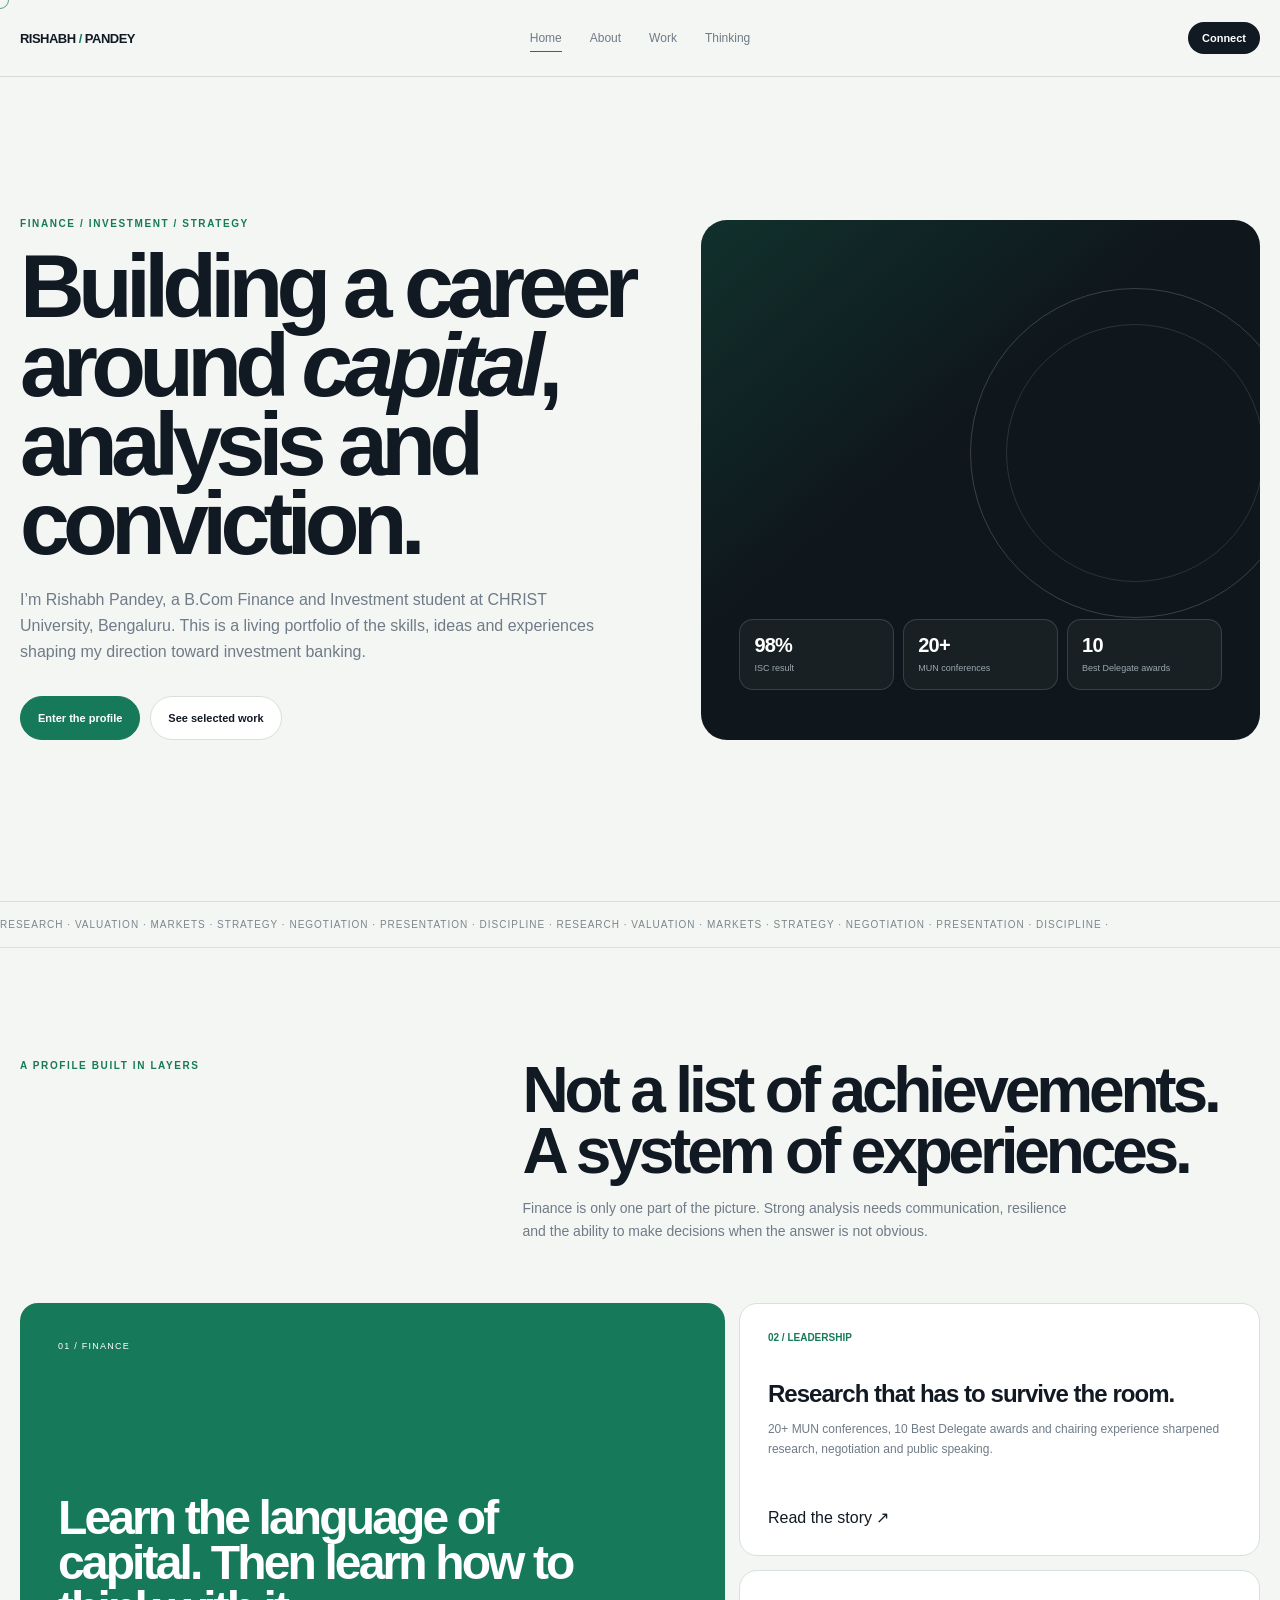
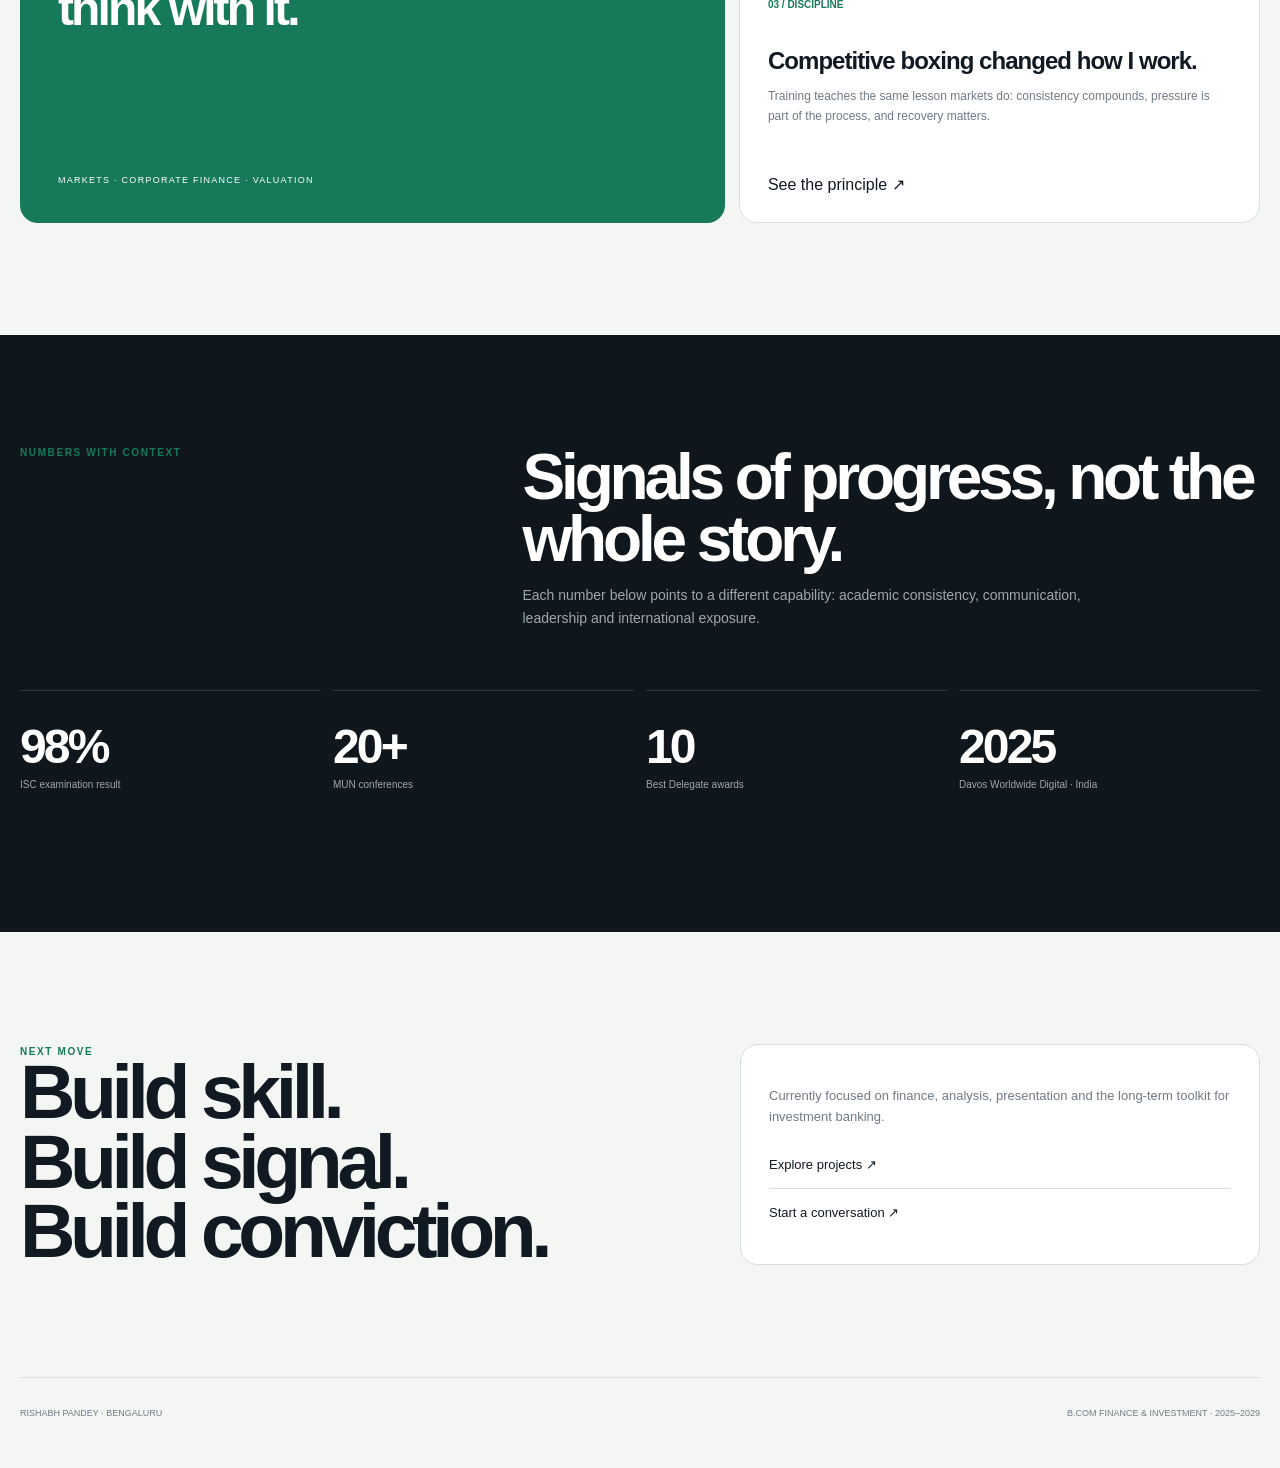
<file: index.html>
<!doctype html><html lang="en"><head><meta charset="utf-8"><meta name="viewport" content="width=device-width,initial-scale=1"><title>Rishabh Pandey | Finance & Investment</title><meta name="description" content="Rishabh Pandey, B.Com Finance and Investment student at CHRIST University, Bengaluru."><link rel="stylesheet" href="styles.css"></head><body data-page="home"><div class="cursor"></div><header class="nav"><div class="wrap navin"><a class="brand" href="index.html">RISHABH <b>/</b> PANDEY</a><nav class="links"><a data-nav="home" href="index.html">Home</a><a data-nav="about" href="about.html">About</a><a data-nav="work" href="work.html">Work</a><a data-nav="thinking" href="thinking.html">Thinking</a></nav><a class="navcta magnetic" href="contact.html">Connect</a><button class="menuBtn" aria-label="Open menu">Menu</button></div></header><main><section class="hero"><div class="wrap heroGrid"><div class="reveal"><div class="eyebrow">Finance / Investment / Strategy</div><h1>Building a career around <em>capital</em>, analysis and conviction.</h1><p>I’m Rishabh Pandey, a B.Com Finance and Investment student at CHRIST University, Bengaluru. This is a living portfolio of the skills, ideas and experiences shaping my direction toward investment banking.</p><div class="actions"><a class="btn primary magnetic" href="about.html">Enter the profile</a><a class="btn" href="work.html">See selected work</a></div></div><div class="stage reveal"><div class="ring"></div><div class="signal"><div><strong>98%</strong><span>ISC result</span></div><div><strong>20+</strong><span>MUN conferences</span></div><div><strong>10</strong><span>Best Delegate awards</span></div></div></div></div></section><div class="ticker"><div class="tickerInner">RESEARCH · VALUATION · MARKETS · STRATEGY · NEGOTIATION · PRESENTATION · DISCIPLINE · RESEARCH · VALUATION · MARKETS · STRATEGY · NEGOTIATION · PRESENTATION · DISCIPLINE · </div></div><section class="section"><div class="wrap"><div class="sectionHead reveal"><div><div class="eyebrow">A profile built in layers</div></div><div><h2>Not a list of achievements. A system of experiences.</h2><p>Finance is only one part of the picture. Strong analysis needs communication, resilience and the ability to make decisions when the answer is not obvious.</p></div></div><div class="split"><article class="manifesto reveal"><small>01 / Finance</small><h3>Learn the language of capital. Then learn how to think with it.</h3><small>Markets · Corporate finance · Valuation</small></article><div class="sideStack"><article class="feature reveal"><span class="num">02 / LEADERSHIP</span><div><h3>Research that has to survive the room.</h3><p>20+ MUN conferences, 10 Best Delegate awards and chairing experience sharpened research, negotiation and public speaking.</p></div><a class="magnetic" href="about.html">Read the story ↗</a></article><article class="feature reveal"><span class="num">03 / DISCIPLINE</span><div><h3>Competitive boxing changed how I work.</h3><p>Training teaches the same lesson markets do: consistency compounds, pressure is part of the process, and recovery matters.</p></div><a class="magnetic" href="thinking.html">See the principle ↗</a></article></div></div></div></section><section class="section dark"><div class="wrap"><div class="sectionHead reveal"><div><div class="eyebrow">Numbers with context</div></div><div><h2>Signals of progress, not the whole story.</h2><p>Each number below points to a different capability: academic consistency, communication, leadership and international exposure.</p></div></div><div class="stats reveal"><div class="stat"><strong>98%</strong><span>ISC examination result</span></div><div class="stat"><strong>20+</strong><span>MUN conferences</span></div><div class="stat"><strong>10</strong><span>Best Delegate awards</span></div><div class="stat"><strong>2025</strong><span>Davos Worldwide Digital · India</span></div></div></div></section><section class="section"><div class="wrap contact"><div class="reveal"><div class="eyebrow">Next move</div><h2>Build skill.<br>Build signal.<br>Build conviction.</h2></div><div class="contactPanel reveal"><p>Currently focused on finance, analysis, presentation and the long-term toolkit for investment banking.</p><a class="magnetic" href="work.html">Explore projects ↗</a><a class="magnetic" href="contact.html">Start a conversation ↗</a></div></div></section></main><footer class="wrap footer"><span>RISHABH PANDEY · BENGALURU</span><span>B.COM FINANCE & INVESTMENT · 2025–2029</span></footer><script src="app.js"></script></body></html>
</file>
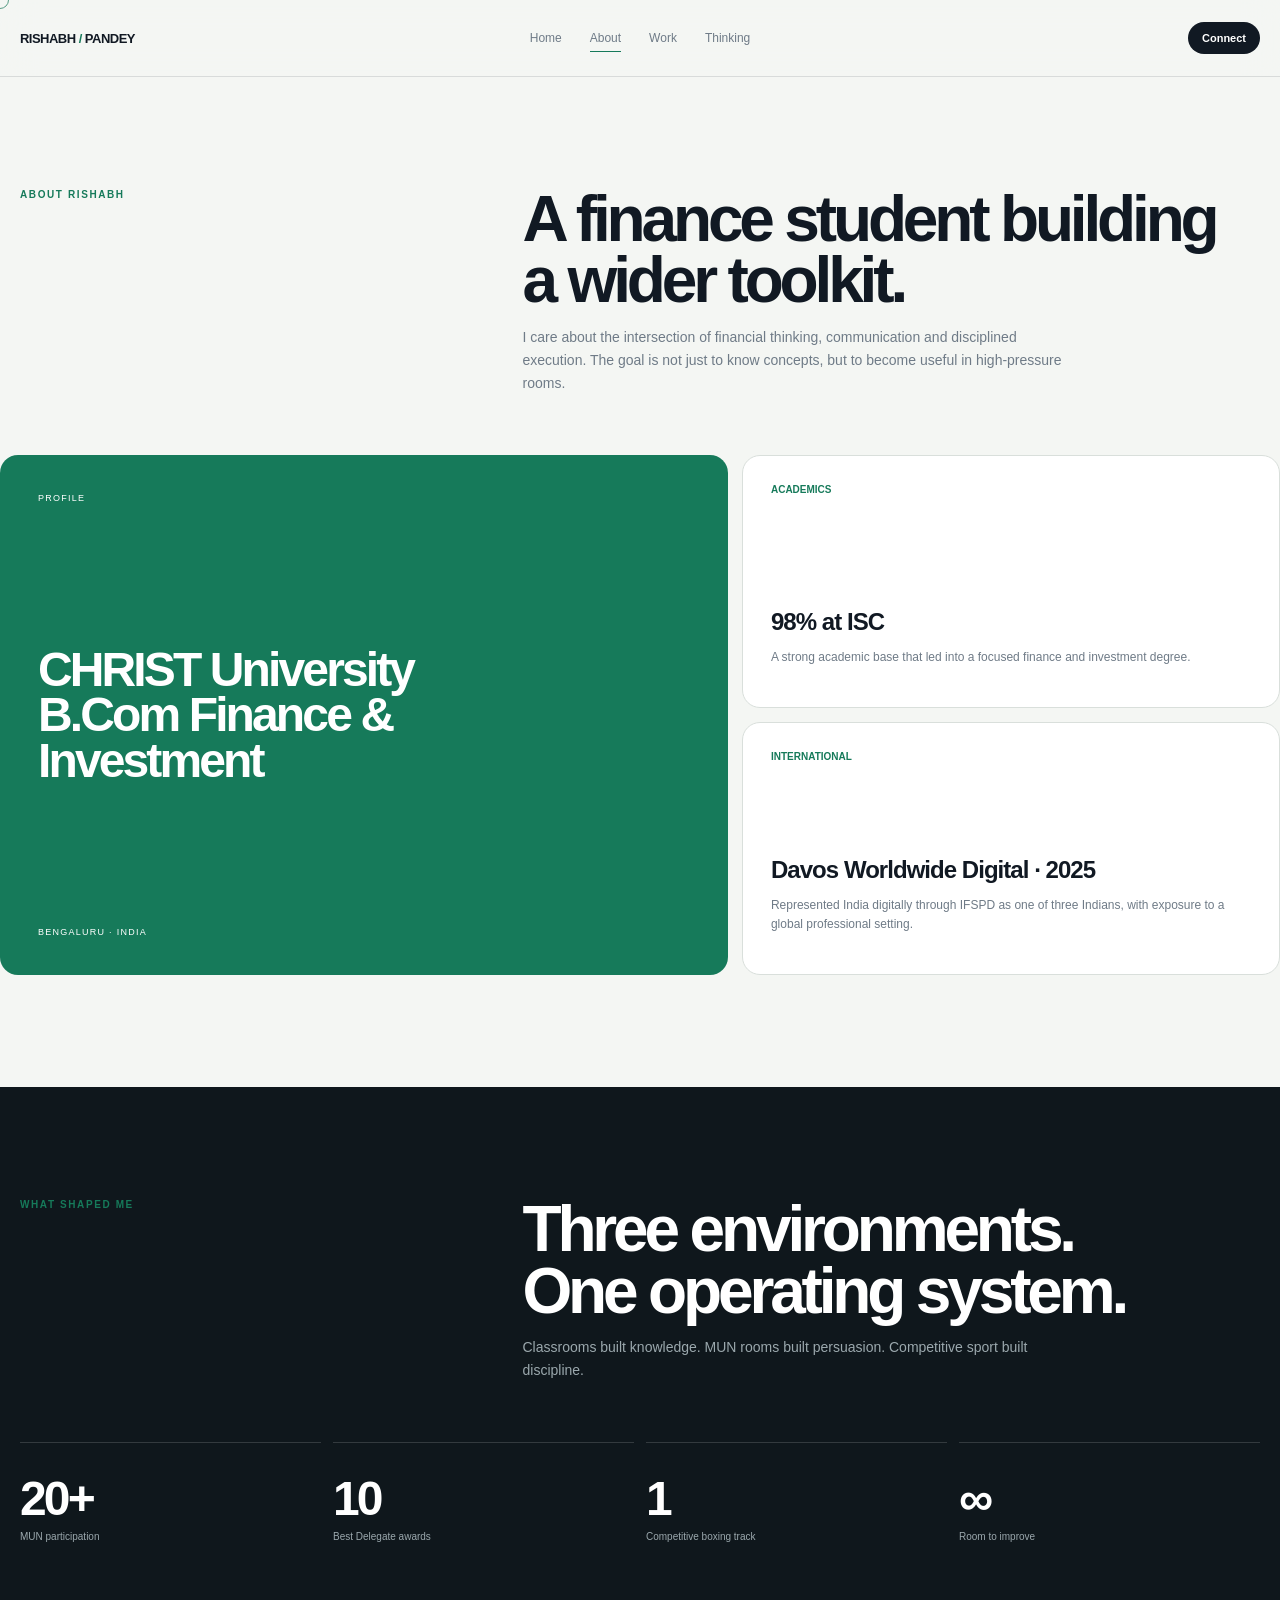
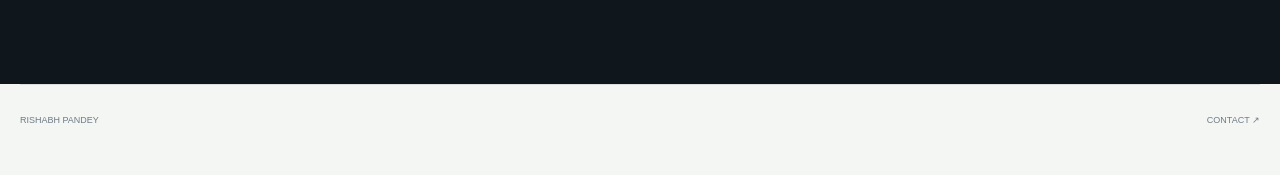
<file: about.html>
<!doctype html><html lang="en"><head><meta charset="utf-8"><meta name="viewport" content="width=device-width,initial-scale=1"><title>About | Rishabh Pandey</title><link rel="stylesheet" href="styles.css"></head><body data-page="about"><div class="cursor"></div><header class="nav"><div class="wrap navin"><a class="brand" href="index.html">RISHABH <b>/</b> PANDEY</a><nav class="links"><a data-nav="home" href="index.html">Home</a><a data-nav="about" href="about.html">About</a><a data-nav="work" href="work.html">Work</a><a data-nav="thinking" href="thinking.html">Thinking</a></nav><a class="navcta magnetic" href="contact.html">Connect</a><button class="menuBtn">Menu</button></div></header><main><section class="section"><div class="wrap sectionHead reveal"><div><div class="eyebrow">About Rishabh</div></div><div><h2>A finance student building a wider toolkit.</h2><p>I care about the intersection of financial thinking, communication and disciplined execution. The goal is not just to know concepts, but to become useful in high-pressure rooms.</p></div></div><div class="split"><article class="manifesto reveal"><small>PROFILE</small><h3>CHRIST University<br>B.Com Finance & Investment</h3><small>Bengaluru · India</small></article><div class="sideStack"><article class="feature reveal"><span class="num">ACADEMICS</span><div><h3>98% at ISC</h3><p>A strong academic base that led into a focused finance and investment degree.</p></div></article><article class="feature reveal"><span class="num">INTERNATIONAL</span><div><h3>Davos Worldwide Digital · 2025</h3><p>Represented India digitally through IFSPD as one of three Indians, with exposure to a global professional setting.</p></div></article></div></div></div></section><section class="section dark"><div class="wrap"><div class="sectionHead reveal"><div><div class="eyebrow">What shaped me</div></div><div><h2>Three environments.<br>One operating system.</h2><p>Classrooms built knowledge. MUN rooms built persuasion. Competitive sport built discipline.</p></div></div><div class="stats reveal"><div class="stat"><strong>20+</strong><span>MUN participation</span></div><div class="stat"><strong>10</strong><span>Best Delegate awards</span></div><div class="stat"><strong>1</strong><span>Competitive boxing track</span></div><div class="stat"><strong>∞</strong><span>Room to improve</span></div></div></div></section></main><footer class="wrap footer"><span>RISHABH PANDEY</span><a href="contact.html">CONTACT ↗</a></footer><script src="app.js"></script></body></html>
</file>
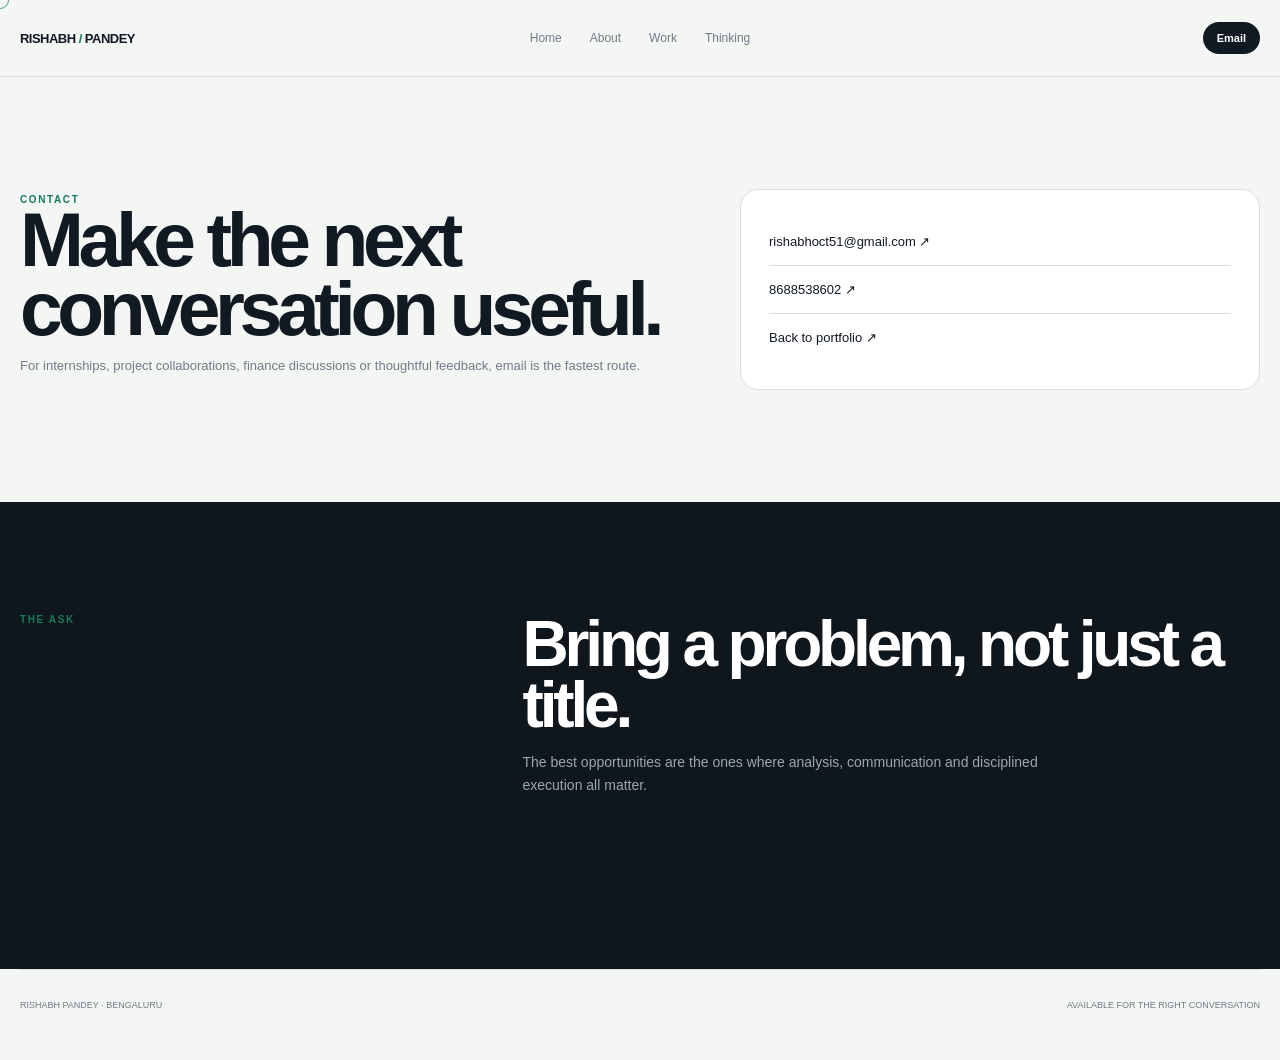
<file: contact.html>
<!doctype html><html lang="en"><head><meta charset="utf-8"><meta name="viewport" content="width=device-width,initial-scale=1"><title>Contact | Rishabh Pandey</title><link rel="stylesheet" href="styles.css"></head><body data-page="contact"><div class="cursor"></div><header class="nav"><div class="wrap navin"><a class="brand" href="index.html">RISHABH <b>/</b> PANDEY</a><nav class="links"><a data-nav="home" href="index.html">Home</a><a data-nav="about" href="about.html">About</a><a data-nav="work" href="work.html">Work</a><a data-nav="thinking" href="thinking.html">Thinking</a></nav><a class="navcta magnetic" href="mailto:rishabhoct51@gmail.com">Email</a><button class="menuBtn">Menu</button></div></header><main><section class="section"><div class="wrap contact"><div class="reveal"><div class="eyebrow">Contact</div><h2>Make the next conversation useful.</h2><p>For internships, project collaborations, finance discussions or thoughtful feedback, email is the fastest route.</p></div><div class="contactPanel reveal"><a class="magnetic" href="mailto:rishabhoct51@gmail.com">rishabhoct51@gmail.com ↗</a><a class="magnetic" href="tel:8688538602">8688538602 ↗</a><a class="magnetic" href="index.html">Back to portfolio ↗</a></div></div></section><section class="section dark"><div class="wrap"><div class="sectionHead reveal"><div><div class="eyebrow">The ask</div></div><div><h2>Bring a problem, not just a title.</h2><p>The best opportunities are the ones where analysis, communication and disciplined execution all matter.</p></div></div></div></section></main><footer class="wrap footer"><span>RISHABH PANDEY · BENGALURU</span><span>AVAILABLE FOR THE RIGHT CONVERSATION</span></footer><script src="app.js"></script></body></html>
</file>
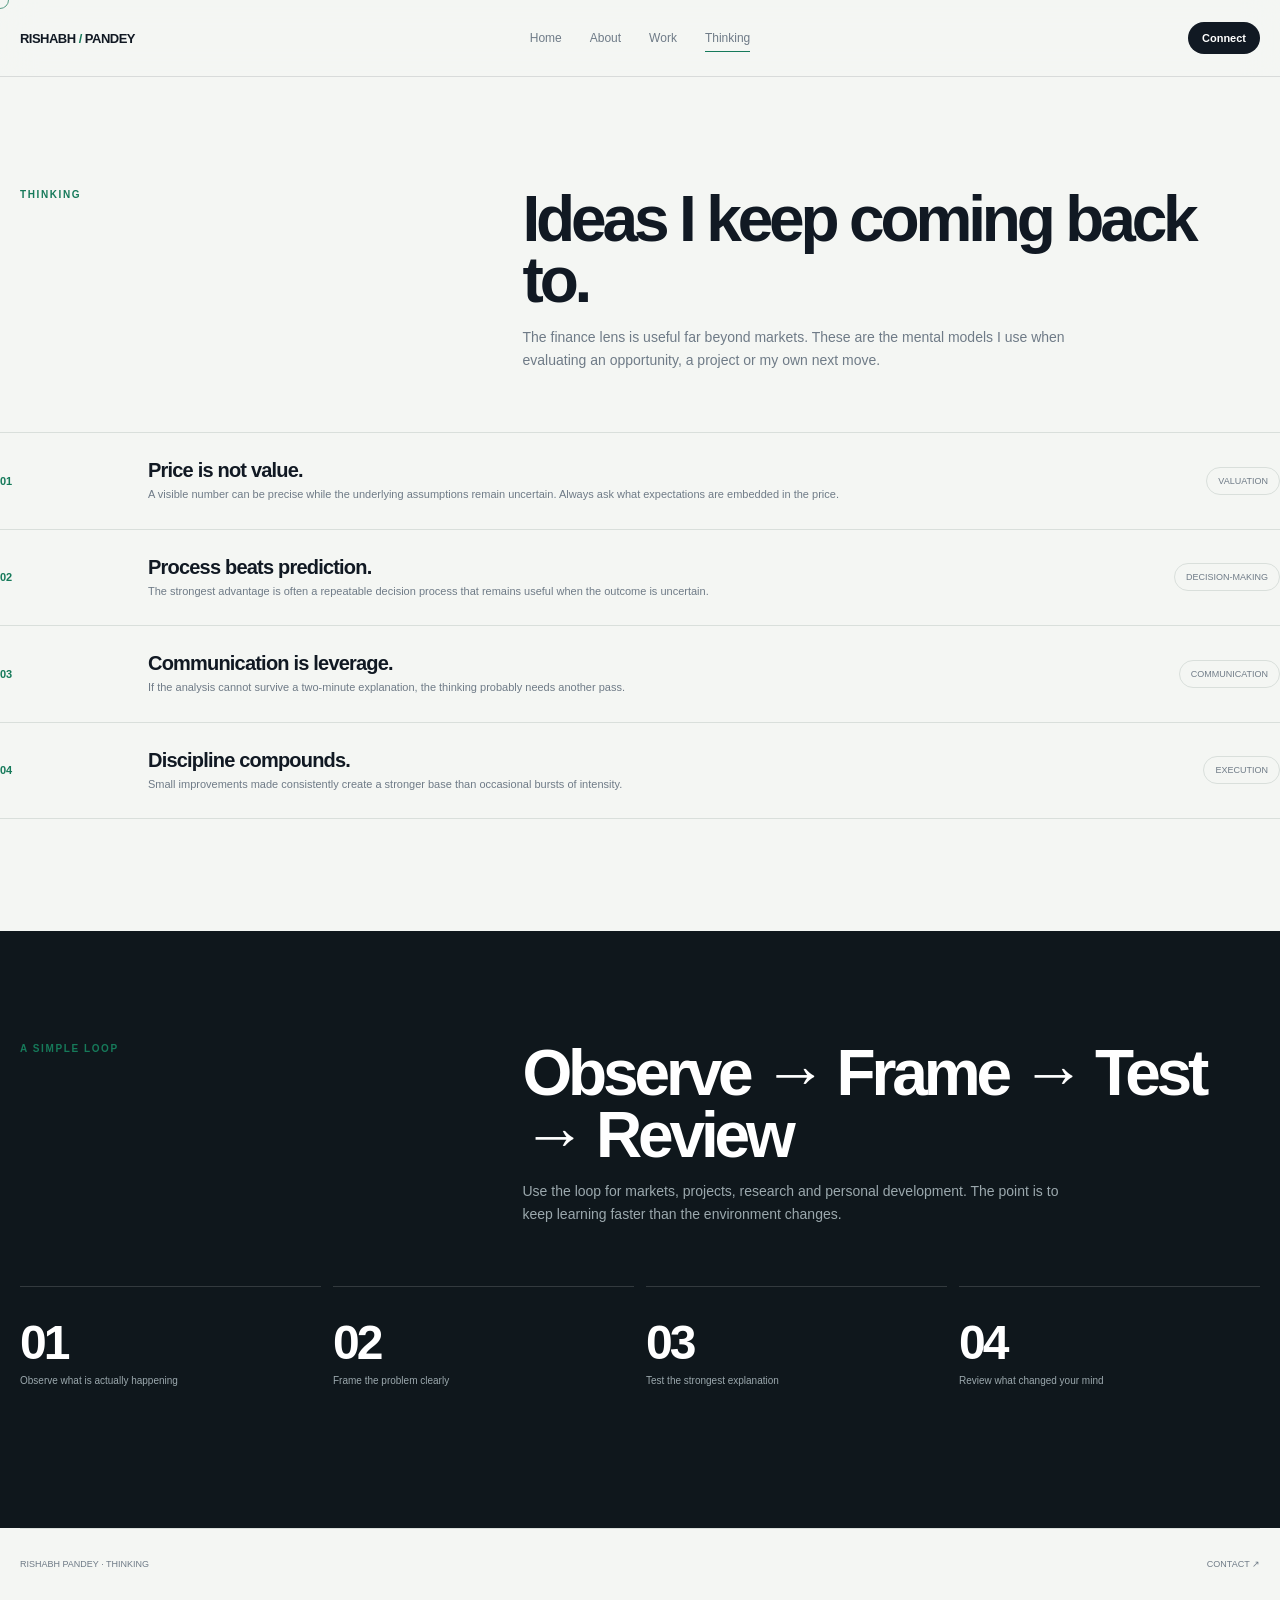
<file: thinking.html>
<!doctype html><html lang="en"><head><meta charset="utf-8"><meta name="viewport" content="width=device-width,initial-scale=1"><title>Thinking | Rishabh Pandey</title><link rel="stylesheet" href="styles.css"></head><body data-page="thinking"><div class="cursor"></div><header class="nav"><div class="wrap navin"><a class="brand" href="index.html">RISHABH <b>/</b> PANDEY</a><nav class="links"><a data-nav="home" href="index.html">Home</a><a data-nav="about" href="about.html">About</a><a data-nav="work" href="work.html">Work</a><a data-nav="thinking" href="thinking.html">Thinking</a></nav><a class="navcta magnetic" href="contact.html">Connect</a><button class="menuBtn">Menu</button></div></header><main><section class="section"><div class="wrap sectionHead reveal"><div><div class="eyebrow">Thinking</div></div><div><h2>Ideas I keep coming back to.</h2><p>The finance lens is useful far beyond markets. These are the mental models I use when evaluating an opportunity, a project or my own next move.</p></div></div><div class="timeline"><article class="event reveal"><span class="year">01</span><div><h3>Price is not value.</h3><p>A visible number can be precise while the underlying assumptions remain uncertain. Always ask what expectations are embedded in the price.</p></div><span class="tag">VALUATION</span></article><article class="event reveal"><span class="year">02</span><div><h3>Process beats prediction.</h3><p>The strongest advantage is often a repeatable decision process that remains useful when the outcome is uncertain.</p></div><span class="tag">DECISION-MAKING</span></article><article class="event reveal"><span class="year">03</span><div><h3>Communication is leverage.</h3><p>If the analysis cannot survive a two-minute explanation, the thinking probably needs another pass.</p></div><span class="tag">COMMUNICATION</span></article><article class="event reveal"><span class="year">04</span><div><h3>Discipline compounds.</h3><p>Small improvements made consistently create a stronger base than occasional bursts of intensity.</p></div><span class="tag">EXECUTION</span></article></div></div></section><section class="section dark"><div class="wrap"><div class="sectionHead reveal"><div><div class="eyebrow">A simple loop</div></div><div><h2>Observe → Frame → Test → Review</h2><p>Use the loop for markets, projects, research and personal development. The point is to keep learning faster than the environment changes.</p></div></div><div class="stats reveal"><div class="stat"><strong>01</strong><span>Observe what is actually happening</span></div><div class="stat"><strong>02</strong><span>Frame the problem clearly</span></div><div class="stat"><strong>03</strong><span>Test the strongest explanation</span></div><div class="stat"><strong>04</strong><span>Review what changed your mind</span></div></div></div></section></main><footer class="wrap footer"><span>RISHABH PANDEY · THINKING</span><a href="contact.html">CONTACT ↗</a></footer><script src="app.js"></script></body></html>
</file>
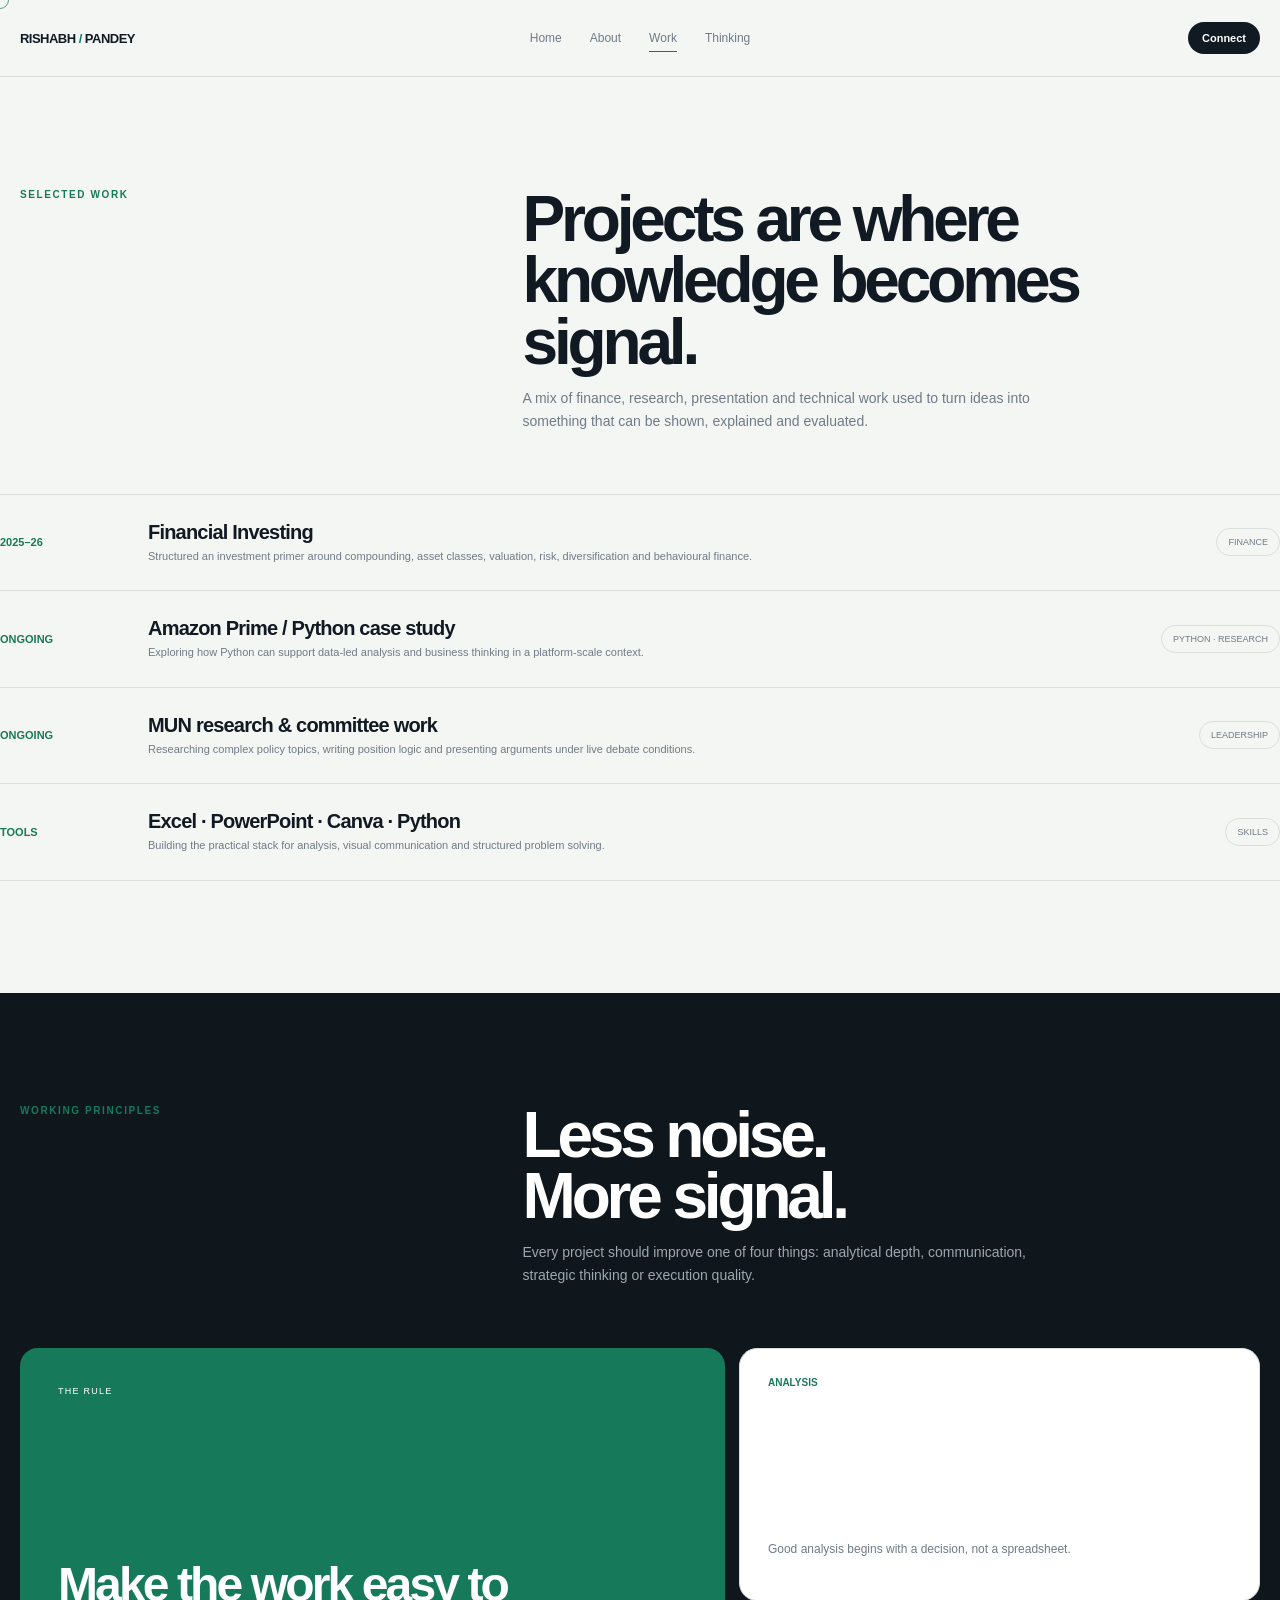
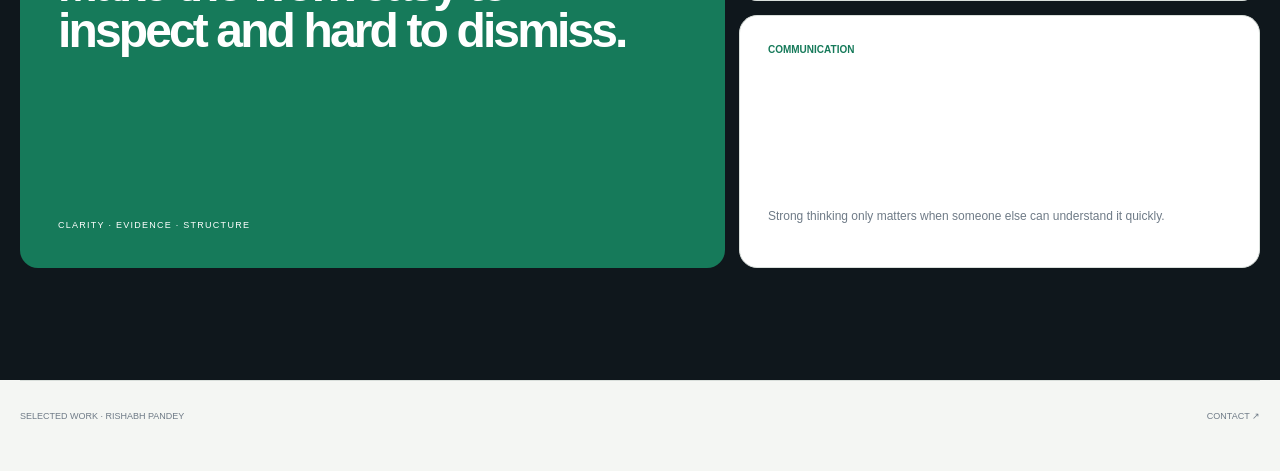
<file: work.html>
<!doctype html><html lang="en"><head><meta charset="utf-8"><meta name="viewport" content="width=device-width,initial-scale=1"><title>Work | Rishabh Pandey</title><link rel="stylesheet" href="styles.css"></head><body data-page="work"><div class="cursor"></div><header class="nav"><div class="wrap navin"><a class="brand" href="index.html">RISHABH <b>/</b> PANDEY</a><nav class="links"><a data-nav="home" href="index.html">Home</a><a data-nav="about" href="about.html">About</a><a data-nav="work" href="work.html">Work</a><a data-nav="thinking" href="thinking.html">Thinking</a></nav><a class="navcta magnetic" href="contact.html">Connect</a><button class="menuBtn">Menu</button></div></header><main><section class="section"><div class="wrap sectionHead reveal"><div><div class="eyebrow">Selected work</div></div><div><h2>Projects are where knowledge becomes signal.</h2><p>A mix of finance, research, presentation and technical work used to turn ideas into something that can be shown, explained and evaluated.</p></div></div><div class="timeline"><article class="event reveal"><span class="year">2025–26</span><div><h3>Financial Investing</h3><p>Structured an investment primer around compounding, asset classes, valuation, risk, diversification and behavioural finance.</p></div><span class="tag">FINANCE</span></article><article class="event reveal"><span class="year">ONGOING</span><div><h3>Amazon Prime / Python case study</h3><p>Exploring how Python can support data-led analysis and business thinking in a platform-scale context.</p></div><span class="tag">PYTHON · RESEARCH</span></article><article class="event reveal"><span class="year">ONGOING</span><div><h3>MUN research & committee work</h3><p>Researching complex policy topics, writing position logic and presenting arguments under live debate conditions.</p></div><span class="tag">LEADERSHIP</span></article><article class="event reveal"><span class="year">TOOLS</span><div><h3>Excel · PowerPoint · Canva · Python</h3><p>Building the practical stack for analysis, visual communication and structured problem solving.</p></div><span class="tag">SKILLS</span></article></div></div></section><section class="section dark"><div class="wrap"><div class="sectionHead reveal"><div><div class="eyebrow">Working principles</div></div><div><h2>Less noise.<br>More signal.</h2><p>Every project should improve one of four things: analytical depth, communication, strategic thinking or execution quality.</p></div></div><div class="split"><article class="manifesto reveal"><small>THE RULE</small><h3>Make the work easy to inspect and hard to dismiss.</h3><small>Clarity · Evidence · Structure</small></article><div class="sideStack"><article class="feature reveal"><span class="num">ANALYSIS</span><div><h3>Start with the question.</h3><p>Good analysis begins with a decision, not a spreadsheet.</p></div></article><article class="feature reveal"><span class="num">COMMUNICATION</span><div><h3>Make the answer memorable.</h3><p>Strong thinking only matters when someone else can understand it quickly.</p></div></article></div></div></div></section></main><footer class="wrap footer"><span>SELECTED WORK · RISHABH PANDEY</span><a href="contact.html">CONTACT ↗</a></footer><script src="app.js"></script></body></html>
</file>
<file: styles.css>
:root{--bg:#f4f6f3;--surface:#ffffff;--ink:#111923;--muted:#6f7b87;--line:#d9dfdb;--accent:#167a5a;--accent-soft:#dcefe8;--dark:#0f171c;--max:1240px;--r:18px}*{box-sizing:border-box}html{scroll-behavior:smooth}body{margin:0;background:var(--bg);color:var(--ink);font-family:Arial,"Helvetica Neue",sans-serif}a{color:inherit;text-decoration:none}.wrap{width:min(var(--max),calc(100% - 40px));margin:auto}.nav{position:sticky;top:0;z-index:20;border-bottom:1px solid rgba(17,25,35,.12);background:rgba(244,246,243,.84);backdrop-filter:blur(16px)}.navin{height:76px;display:grid;grid-template-columns:1fr auto 1fr;align-items:center}.brand{font-size:13px;font-weight:800;letter-spacing:-.04em}.brand b{color:var(--accent)}.links{display:flex;gap:28px;font-size:12px;color:var(--muted)}.links a{position:relative;padding:29px 0}.links a:after{content:"";position:absolute;left:0;right:0;bottom:22px;height:1px;background:var(--accent);transform:scaleX(0);transform-origin:left;transition:transform .3s}.links a:hover:after,.links a.active:after{transform:scaleX(1)}.navcta{justify-self:end;padding:10px 14px;border-radius:999px;background:var(--ink);color:white;font-size:11px;font-weight:800}.hero{min-height:calc(100dvh - 76px);display:grid;align-items:center;padding:52px 0 72px}.heroGrid{display:grid;grid-template-columns:1.05fr .95fr;gap:64px;align-items:end}.eyebrow{text-transform:uppercase;letter-spacing:.16em;font-size:10px;color:var(--accent);font-weight:800}.hero h1{font-size:clamp(54px,7vw,104px);line-height:.88;letter-spacing:-.075em;max-width:760px;margin:18px 0 24px}.hero h1 em{font-style:italic}.hero p{max-width:590px;font-size:16px;line-height:1.65;color:var(--muted);margin:0}.actions{display:flex;gap:10px;margin-top:30px}.btn{display:inline-flex;align-items:center;justify-content:center;min-height:44px;padding:0 17px;border-radius:999px;font-size:11px;font-weight:800;border:1px solid var(--line);background:var(--surface)}.btn.primary{background:var(--accent);border-color:var(--accent);color:white}.stage{min-height:520px;position:relative;border-radius:26px;background:var(--dark);overflow:hidden}.stage:before{content:"";position:absolute;inset:0;background:linear-gradient(140deg,rgba(22,122,90,.26),transparent 42%)}.ring{position:absolute;width:330px;height:330px;border:1px solid rgba(255,255,255,.18);border-radius:50%;right:-40px;top:68px;animation:spin 20s linear infinite}.ring:after{content:"";position:absolute;inset:35px;border:1px solid rgba(255,255,255,.12);border-radius:50%}.signal{position:absolute;left:38px;bottom:50px;right:38px;display:grid;grid-template-columns:repeat(3,1fr);gap:9px}.signal div{padding:14px;border:1px solid rgba(255,255,255,.14);background:rgba(255,255,255,.04);border-radius:14px}.signal strong{display:block;color:white;font-size:20px;letter-spacing:-.04em}.signal span{font-size:9px;color:#9ba8ad}.ticker{padding:17px 0;border-top:1px solid var(--line);border-bottom:1px solid var(--line);overflow:hidden;white-space:nowrap;color:#7b868d;font-size:10px;letter-spacing:.1em}.tickerInner{display:inline-block;animation:ticker 24s linear infinite}.section{padding:112px 0}.section.dark{background:var(--dark);color:white}.sectionHead{display:grid;grid-template-columns:.75fr 1.25fr;gap:60px;margin-bottom:46px}.sectionHead h2{margin:0;font-size:clamp(40px,5vw,68px);line-height:.96;letter-spacing:-.065em}.sectionHead p{max-width:560px;color:var(--muted);line-height:1.65;font-size:14px}.dark .sectionHead p{color:#9ba8ad}.split{display:grid;grid-template-columns:1.15fr .85fr;gap:14px}.manifesto{min-height:520px;padding:38px;border-radius:var(--r);background:var(--accent);color:white;display:flex;flex-direction:column;justify-content:space-between;transform:translateZ(0)}.manifesto h3{font-size:48px;line-height:.95;letter-spacing:-.06em;max-width:580px;margin:0}.manifesto small{text-transform:uppercase;letter-spacing:.14em;font-size:9px}.sideStack{display:grid;gap:14px}.feature{min-height:246px;padding:28px;border:1px solid var(--line);border-radius:var(--r);background:var(--surface);display:flex;flex-direction:column;justify-content:space-between;transition:transform .35s,background .35s}.feature:hover{transform:translateY(-5px);background:#fbfcfb}.feature h3{font-size:24px;letter-spacing:-.04em;margin:0}.feature p{font-size:12px;line-height:1.6;color:var(--muted);max-width:480px}.num{font-size:10px;color:var(--accent);font-weight:800}.stats{display:grid;grid-template-columns:repeat(4,1fr);gap:12px}.stat{padding:28px 0;border-top:1px solid rgba(255,255,255,.15)}.stat strong{display:block;font-size:48px;letter-spacing:-.06em}.stat span{font-size:10px;color:#9ba8ad}.timeline{display:grid;gap:0}.event{display:grid;grid-template-columns:120px 1fr 180px;gap:28px;padding:26px 0;border-bottom:1px solid var(--line);align-items:center}.event:first-child{border-top:1px solid var(--line)}.event .year{font-size:11px;color:var(--accent);font-weight:800}.event h3{margin:0;font-size:20px;letter-spacing:-.04em}.event p{margin:4px 0 0;color:var(--muted);font-size:11px;line-height:1.5}.event .tag{justify-self:end;border-radius:999px;border:1px solid var(--line);padding:8px 11px;font-size:9px;color:var(--muted)}.contact{display:grid;grid-template-columns:1fr .8fr;gap:70px;align-items:end}.contact h2{font-size:clamp(48px,6vw,86px);line-height:.9;letter-spacing:-.07em;margin:0}.contact p{color:var(--muted);line-height:1.6;font-size:13px}.contactPanel{padding:28px;border:1px solid var(--line);border-radius:var(--r);background:var(--surface)}.contactPanel a{display:block;padding:16px 0;border-bottom:1px solid var(--line);font-size:13px}.contactPanel a:last-child{border-bottom:0}.footer{padding:30px 0 50px;border-top:1px solid var(--line);display:flex;justify-content:space-between;color:var(--muted);font-size:9px}.reveal{opacity:0;transform:translateY(24px);transition:opacity .8s cubic-bezier(.2,.7,.2,1),transform .8s cubic-bezier(.2,.7,.2,1)}.reveal.show{opacity:1;transform:none}.magnetic{transition:transform .2s ease}.cursor{position:fixed;width:18px;height:18px;border:1px solid var(--accent);border-radius:50%;pointer-events:none;z-index:99;mix-blend-mode:multiply;transform:translate(-50%,-50%);transition:width .2s,height .2s,background .2s;opacity:.7}.menuBtn{display:none}@keyframes spin{to{transform:rotate(360deg)}}@keyframes ticker{to{transform:translateX(-50%)}}@media(max-width:900px){.navin{grid-template-columns:1fr auto}.links{display:none}.menuBtn{display:block;justify-self:end;border:1px solid var(--line);background:var(--surface);border-radius:999px;padding:10px 12px}.heroGrid,.split,.contact,.sectionHead{grid-template-columns:1fr}.hero{padding-top:34px}.stage{min-height:420px}.stats{grid-template-columns:repeat(2,1fr)}.event{grid-template-columns:70px 1fr}.event .tag{display:none}.hero h1{font-size:58px}.footer{flex-direction:column;gap:8px}}@media(prefers-reduced-motion:reduce){html{scroll-behavior:auto}.ring,.tickerInner{animation:none}.reveal{transition:none}.magnetic{transition:none}}
</file>
